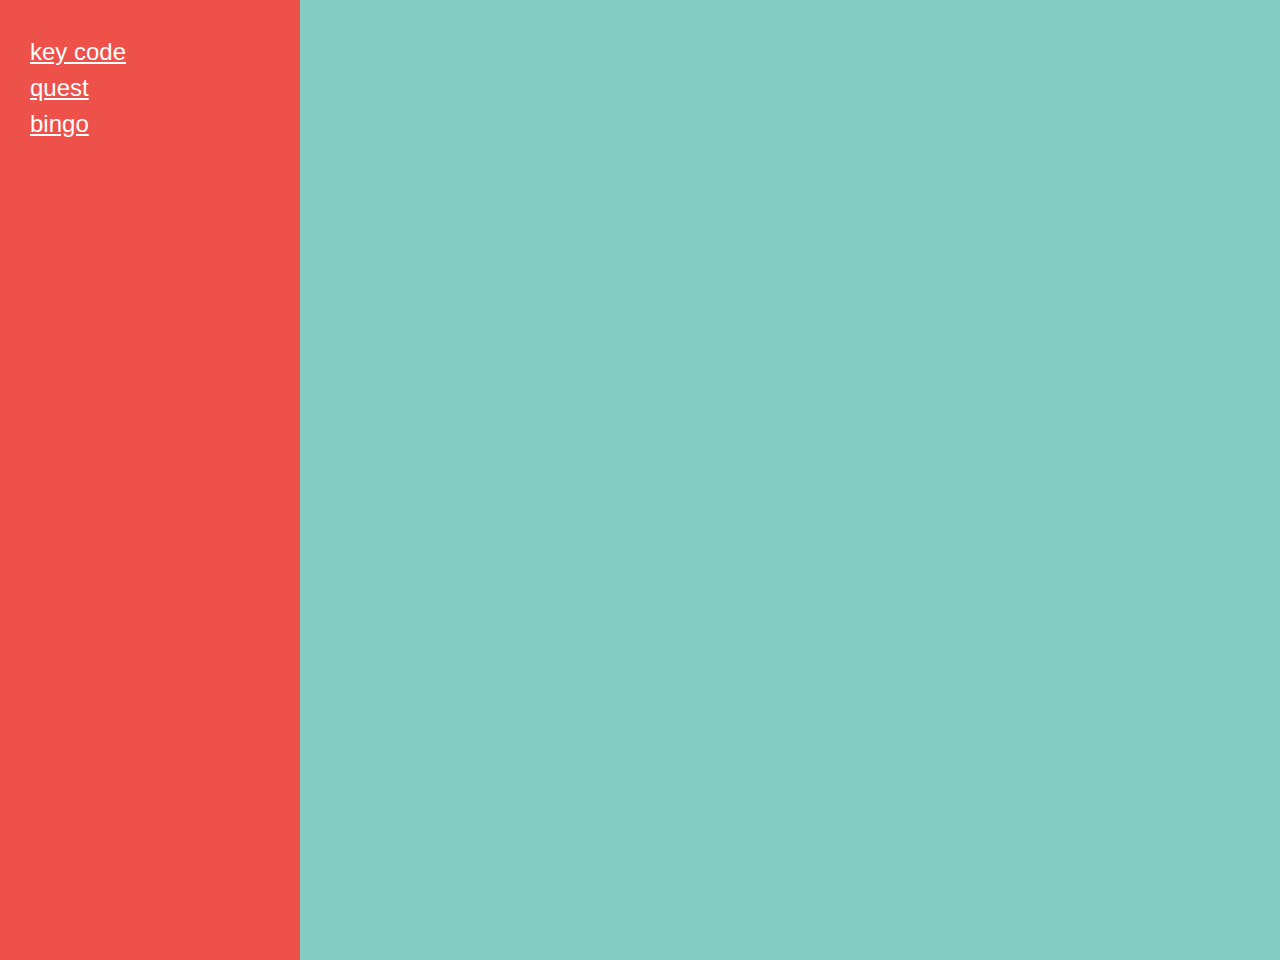
<file: index.html>
<!DOCTYPE html>
<html lang="en">
	<head>
		<meta charset="utf-8">

		<!-- Always force latest IE rendering engine (even in intranet) & Chrome Frame
		Remove this if you use the .htaccess -->
		<meta http-equiv="X-UA-Compatible" content="IE=edge,chrome=1">

		<title>index</title>
		<meta name="description" content="">
		<meta name="author" content="Saxo">

		<meta name="viewport" content="width=device-width; initial-scale=1.0">

		<!-- Replace favicon.ico & apple-touch-icon.png in the root of your domain and delete these references -->
		<link rel="shortcut icon" href="/favicon.ico">
		<link rel="apple-touch-icon" href="/apple-touch-icon.png">

		<link rel="stylesheet" href="main.css"/>
	</head>

	<body>
		<div class="leftcol">
			<a href="/keycode/keycode.html" class="leftcol__link">key code</a>
			<a href="/quest/quest.html" class="leftcol__link">quest</a>
			<a href="/bingo/bingo.html" class="leftcol__link">bingo</a>
		</div>
		<div>
		</div>
	</body>
</html>
</file>
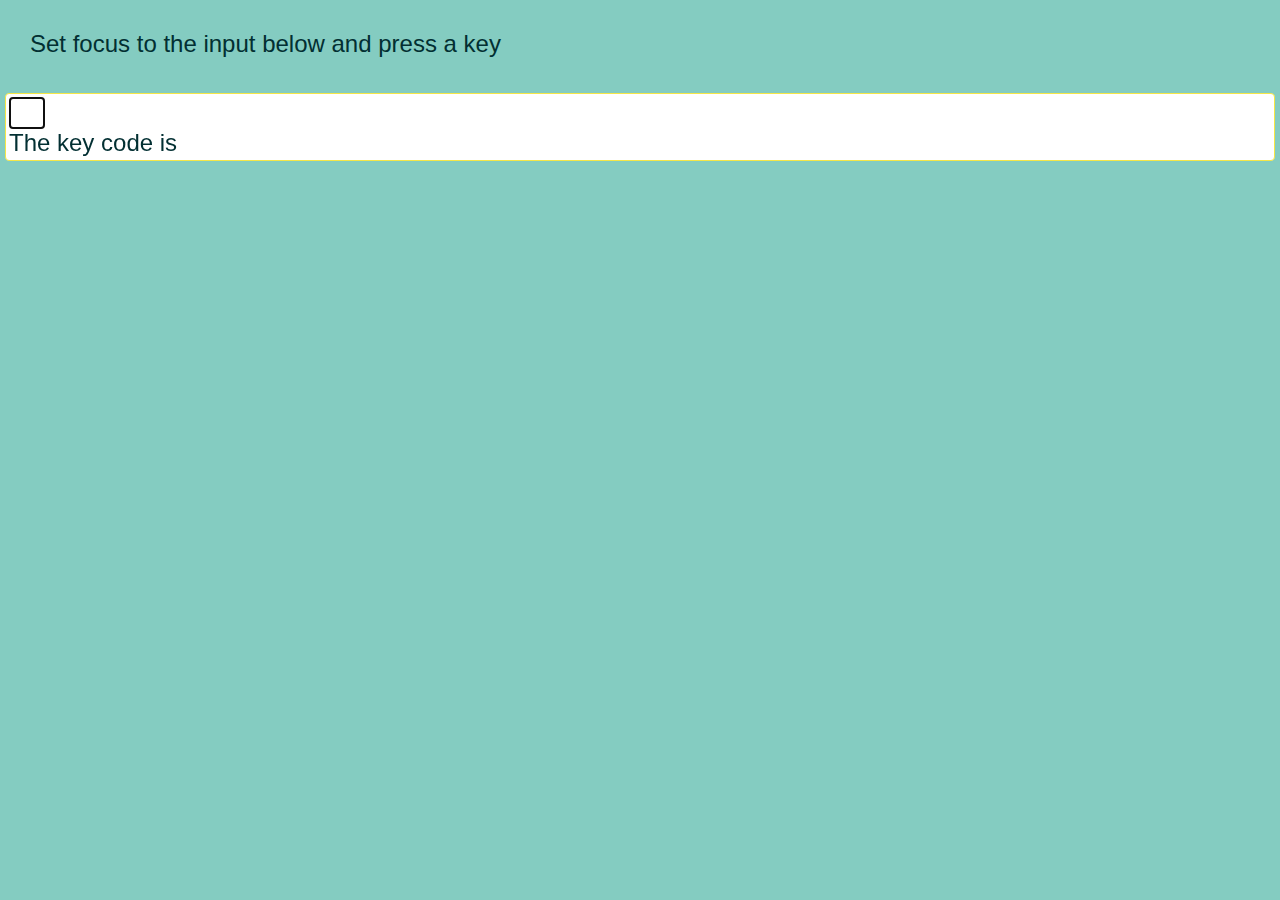
<file: keycode.html>
<!DOCTYPE html>
<html lang="en">
	<head>
		<meta charset="utf-8">

		<!-- Always force latest IE rendering engine (even in intranet) & Chrome Frame
		Remove this if you use the .htaccess -->
		<meta http-equiv="X-UA-Compatible" content="IE=edge,chrome=1">

		<title>keycode</title>
		<meta name="description" content="">
		<meta name="author" content="Saxo">

		<link rel="stylesheet" href="main.css"/>

		<style type="text/css">
			.inp {
				width: 30px;
				border: #68E813 1px solid;
				border-radius: 2px;
			}

			.container {
				margin: 5px;
				padding: 3px;
				border: #F5E647 1px solid;
				border-radius: 4px;
				background: #fff;
			}
		</style>
	</head>

	<body>
		<header>Set focus to the input below and press a key</header>
		<div class="container">
			<input type="text" class="inp">
			<div>
				The key code is <span class="out"></span>
			</div>
		</div>

		<script type="text/javascript">
			window.onload = function() {
				var   input = document.getElementsByClassName("inp")[0]
					, output = document.getElementsByClassName('out')[0]
					;

					input.bind('keydown', function (evt) {
						if (evt.keyCode == 18) {
							evt.preventDefault();
						}
						// clear value
						input.value = '';
						output.innerHTML = evt.keyCode;
					});

					input.focus();
			};

			Object.prototype.bind = function(event, handler) {
				if (this['attachEvent']) {
					return this.attachEvent.apply(this, ['on'+event, handler]);
				}
				else {
					return this.addEventListener.apply(this, [event, handler]);
				}
			};
		</script>
	</body>
</html>
</file>
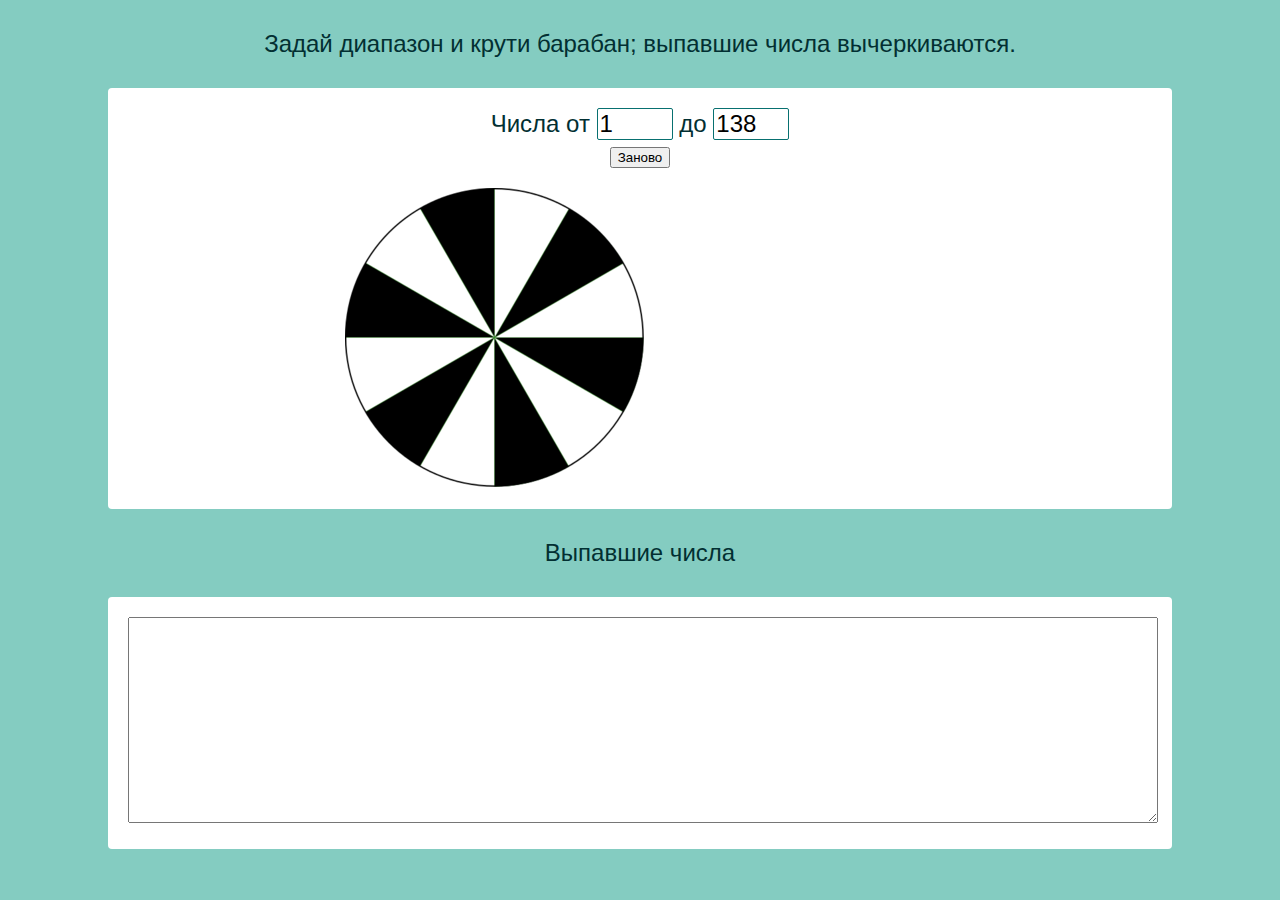
<file: bingo/bingo.html>
<!DOCTYPE html>
<html lang="en">
	<head>
		<meta charset="utf-8">

		<!-- Always force latest IE rendering engine (even in intranet) & Chrome Frame
		Remove this if you use the .htaccess -->
		<meta http-equiv="X-UA-Compatible" content="IE=edge,chrome=1">

		<title>Bingo</title>
		<meta name="description" content="">
		<meta name="author" content="Vladimir Demidov">

		<link rel="stylesheet" href="/main.css"/>
		<link rel="stylesheet" href="/bingo/bingo.css"/>

	</head>

	<body>
		<!-- <div class="leftcol">
			<a href="/index.html" class="leftcol__link">main</a>
		</div> -->
		<div class="content-wrapper">
			<header>Задай диапазон и крути барабан; выпавшие числа вычеркиваются.</header>
			<div class="content">
				<div>
					<span>Числа от</span>
					<input type="text" class="js-from" value="1">
					<span>до</span>
					<input type="text" class="js-to" value="138">
				</div>
				<div>
					<button class="js-reset">Заново</button>
				</div>
				<div class="table">
					<div class="bingobox js-bingobox"></div>
					<div class="result js-result">
						<div class="result__text js-result-num">
						</div>
					</div>
				</div>
			</div>
			<header>Выпавшие числа</header>
			<div class="content">
				<textarea class="results-box js-results"></textarea>
			</div>
		</div>

		<script type="text/javascript" src="/bingo/bingo.js"></script>
	</body>
</html>
</file>
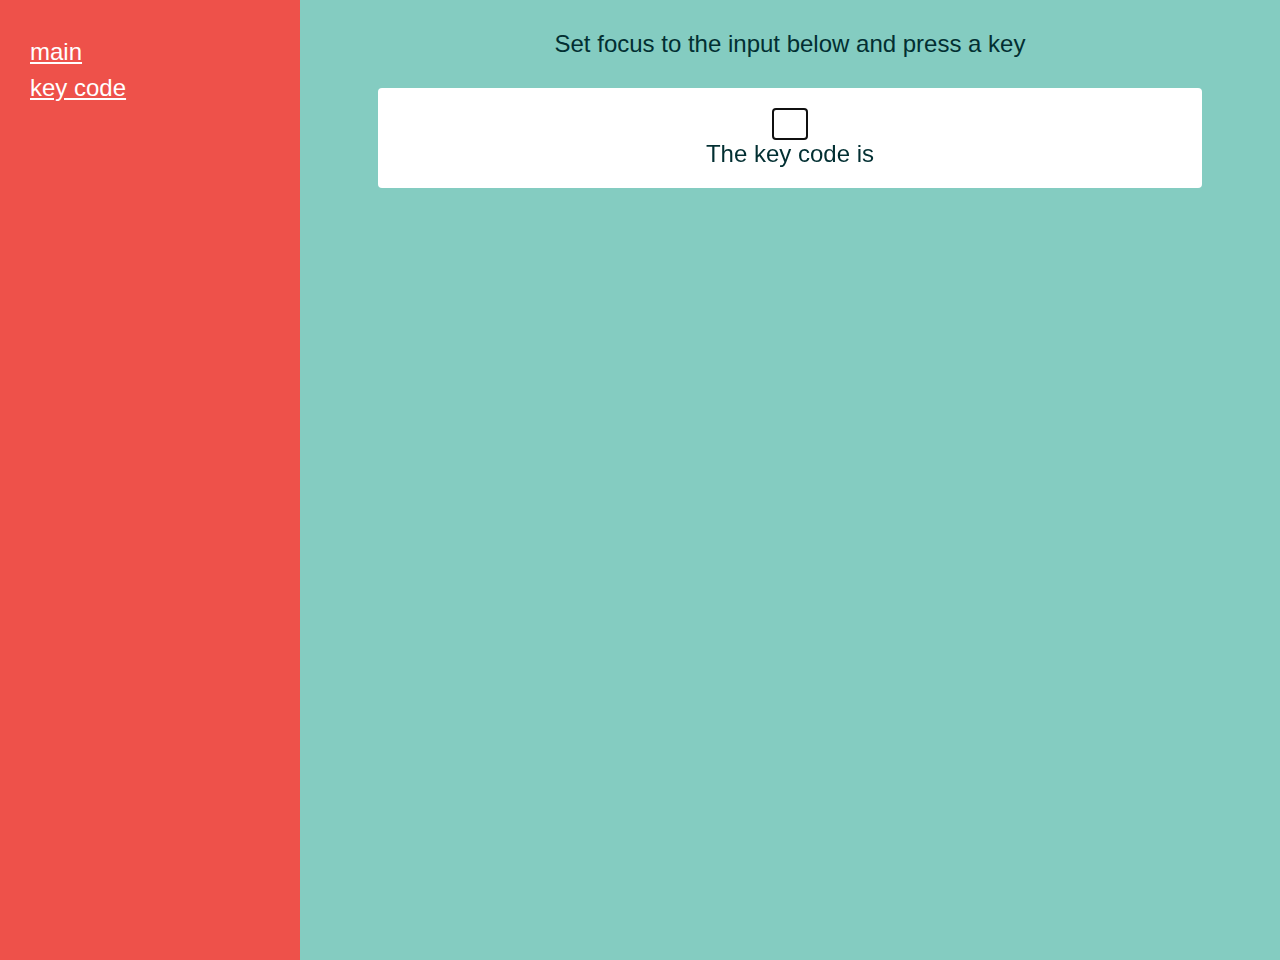
<file: keycode/keycode.html>
<!DOCTYPE html>
<html lang="en">
	<head>
		<meta charset="utf-8">

		<!-- Always force latest IE rendering engine (even in intranet) & Chrome Frame
		Remove this if you use the .htaccess -->
		<meta http-equiv="X-UA-Compatible" content="IE=edge,chrome=1">

		<title>keycode</title>
		<meta name="description" content="">
		<meta name="author" content="Saxo">

		<link rel="stylesheet" href="../main.css"/>

	</head>

	<body>
		<div class="leftcol">
			<a href="/index.html" class="leftcol__link">main</a>
			<a href="/keycode/keycode.html" class="leftcol__link">key code</a>
		</div>
		<div class="content-wrapper">
			<header>Set focus to the input below and press a key</header>
			<div class="content">
				<input type="text" class="js-input">
				<div>
					The key code is <span class="js-output"></span>
				</div>
			</div>
		</div>

		<script type="text/javascript">
			window.onload = function() {
				var   input = document.getElementsByClassName("js-input")[0]
					, output = document.getElementsByClassName('js-output')[0]
					;

					input.bind('keydown', function (evt) {
						if (evt.keyCode == 18) {
							evt.preventDefault();
						}
						// clear value
						input.value = '';
						output.innerHTML = evt.keyCode;
					});

					input.focus();
			};

			Object.prototype.bind = function(event, handler) {
				if (this['attachEvent']) {
					return this.attachEvent.apply(this, ['on'+event, handler]);
				}
				else {
					return this.addEventListener.apply(this, [event, handler]);
				}
			};
		</script>
	</body>
</html>
</file>
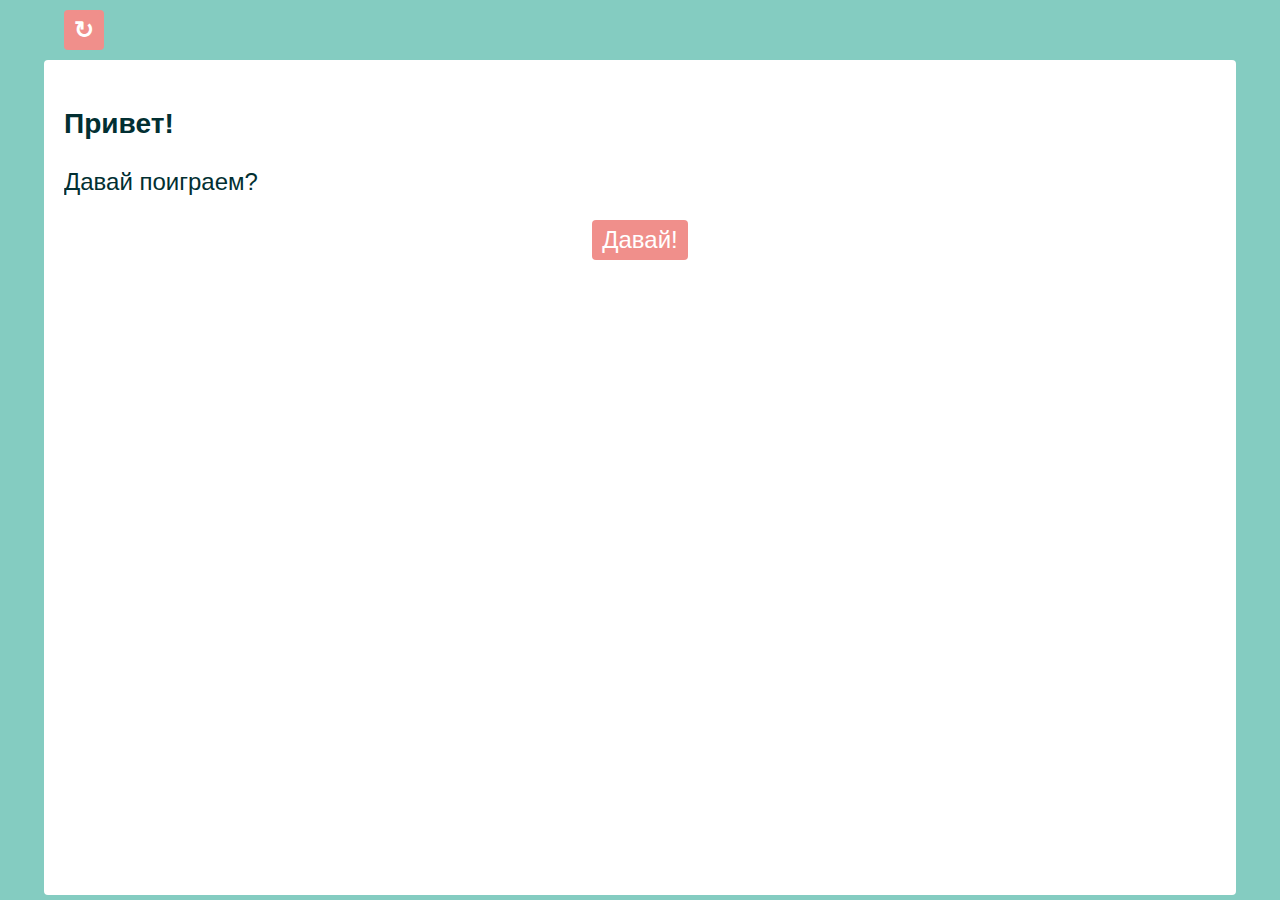
<file: quest/quest.html>
<!DOCTYPE html>
<html lang="en">
	<head>
		<meta charset="utf-8">

		<!-- Always force latest IE rendering engine (even in intranet) & Chrome Frame
		Remove this if you use the .htaccess -->
		<meta http-equiv="X-UA-Compatible" content="IE=edge,chrome=1">

		<title>Quest</title>
		<meta name="description" content="">
		<meta name="author" content="Saxo">

		<script type="text/javascript" src="//code.jquery.com/jquery-1.9.1.js"></script>

		<link rel="stylesheet" href="../main.css"/>
		<link rel="stylesheet" href="quest.css"/>

	</head>

	<body>
		<div class="head">
			<btn class="btn_main js-restart"><b>&#8635;</b></btn>
		</div>
		<div class="content">
			<div id="step-0" class="step">
				<h3>
					Привет!
				</h3>
				<p>
					Давай поиграем?
				</p>
				<div class="box-center">
					<btn class="btn_main js-go">Давай!</btn>
				</div>
			</div>

			<div id="step-1" class="step">
				<p>
					Отлично! Тогда выбери цвет
				</p>
				<div class="box-center">
					<div class="card js-card pink" data-color="pink"></div>
					<div class="card js-card blue" data-color="blue"></div>
					<div class="card js-card yellow" data-color="yellow"></div>
				</div>
			</div>

			<div id="step-2" class="step">
				<p>
					Это было легко! Теперь задача посложнее. Запомни эту картинку:
				</p>
				<div class="box-center">
					<div class="card">
						<div class="image" style="background-image: url('/quest/images/1.jpg')"></div>
					</div>
				</div>
				<div class="box-center">
					<btn class="btn_main js-go">Угу</btn>
				</div>
			</div>

			<div id="step-3" class="step">
				<p>
					А теперь найди её
				</p>
				<div class="box-center">
					<div class="card">
						<div class="image js-image" style="background-image: url('/quest/images/1.jpg')"></div>
					</div>
					<div class="card">
						<div class="image js-image" style="background-image: url('/quest/images/2.jpg')"></div>
					</div>
					<div class="card">
						<div class="image js-image" style="background-image: url('/quest/images/3.jpg')"></div>
					</div>
					<div class="card">
						<div class="image js-image" style="background-image: url('/quest/images/4.jpg')"></div>
					</div>
				</div>
				<div class="js-success" style="display: none;">
					<p>
						Правильно!
					</p>
					<div class="box-center">
						<btn class="btn_main js-go">Дальше</btn>
					</div>
				</div>
			</div>

			<div id="step-4" class="step">
				<p>
					А если усложнить, найдешь?
				</p>
				<div class="box-center">
					<div class="card">
						<div class="image js-image" style="background-image: url('/quest/images/1.jpg')"></div>
					</div>
					<div class="card">
						<div class="image js-image" style="background-image: url('/quest/images/1.jpg')"></div>
					</div>
					<div class="card">
						<div class="image js-image" style="background-image: url('/quest/images/1.jpg')"></div>
					</div>
					<div class="card">
						<div class="image js-image" style="background-image: url('/quest/images/1.jpg')"></div>
					</div>
				</div>
				<div class="js-success" style="display: none;">
					<p>
						Вот это да!
					</p>
					<div class="box-center">
						<btn class="btn_main js-go">Да!</btn>
					</div>
				</div>
			</div>

			<div id="step-5" class="step">
				<p>
					У тебя отличное зрение! Теперь обратимся к аналитическому отделу мозга. Выбери правильный ответ.
				</p>
				<div class="box-center js-info">
					<btn class="btn_main js-go">Окей, где вопросы?</btn>
				</div>
				<div class="js-content" style="display:none;">
					<p class="js-question"></p>
					<div class="js-answers"></div>
				</div>
			</div>

			<div id="step-6" class="step">
				<p>
					Тебя не остановить! Ну, выходим на финишную прямую
				</p>
				<div class="box-center">
					<btn class="btn_main js-go">Наконец-то!</btn>
				</div>
			</div>

			<div id="step-7" class="step">
				<p>
					Какой цвет не был выбран в самом начале?
				</p>
				<div class="box-center js-content">
				</div>
			</div>

			<div id="step-8" class="step">
				<p>
					Ну вот и всё! Просто убери этот черный квадрат и квест пройден!
				</p>
				<div class="box-center">
					<div>
						<span class="js-lamp lamp"></span>
						<span class="js-lamp lamp"></span>
						<span class="js-lamp lamp"></span>
						<span class="js-lamp lamp"></span>
						<span class="js-lamp lamp"></span>
					</div>
					<div class="js-blackbox bigbox black">
						<btn class="btn_main js-go" style="margin-top: 170px; display:none;">Победа!</btn>
					</div>
				</div>
			</div>

			<div id="step-9" class="step box-center">
				<h3>
					Поздравляю с 8 марта! Люблю, целую, обнимаю!
				</h3>
				<p>
					<img src="/quest/images/final.jpg">	
				</p>
			</div>
		</div>

		<script type="text/javascript" src="quest.js"></script>
	</body>
</html>
</file>
<file: main.css>
html, body {
	padding: 0;
	margin: 0;
	height: 100%;
	background-color: #84ccc1;
	font-family: Verdana, Tahoma, sans-serif;
	font-size: 24px;
	color: #022f32;
}


a:hover {
	text-decoration: none;
}

header {
	padding: 30px;
}

input {
	border: #087070 1px solid;
	border-radius: 2px;
	font-size: 24px;
	width: 30px;
}

.leftcol {
	float:left;
	width: 240px;
	height: 100%;
	padding: 30px;
	background-color: #ee514a;
	color: #fff;
}

	.leftcol__link {
		color: #fff;
		display: block;
		margin: 8px 0;
}

.content-wrapper {
	padding-left: 300px;
	text-align: center;
}

.content {
	width: 80%;
	margin: auto;
	background-color: #fff;
	border-radius: 4px;
	padding: 20px;
}
</file>
<file: bingo/bingo.css>
input {
	width: 70px;
}

.content-wrapper {
	padding-left: 0;
}

.table {
	display: table;
	margin: 20px auto 0;
	border-spacing: 40px 0;
}

.bingobox {
	display: table-cell;
	width: 299px;
	height: 299px;
	background-image: url("/bingo/circle.png");
	background-repeat: no-repeat;
	cursor: pointer;
	transform: rotate(0deg);
	transition: transform 1s ease-out;
}

.bingobox_active {
	transform: rotate(360deg);
}

.result {
	display: table-cell;
	width: 250px;
	height: 299px;
	border: 1px solid #d9daa6;
	background-color: #feffda;
	vertical-align: middle;
	opacity: 0;
}
.result_on {
	opacity: 1;
	transition: opacity 0.3s linear;
}

.result__text {
	font-size: 4rem;
}

.results-box {
	width: 100%;
	height: 200px;
}
</file>
<file: quest/quest.css>
/* кнопки */
.btn_main {
	display: inline-block;
	background-color: #F08F8B;
	padding: 6px 10px;
	border-radius: 4px;
	color: #fff;
	cursor: pointer;
}
.pink .btn_main {
	background-color: #8B9FF0;
}

/* обертка */
.head {
	margin: auto;
	width: 90%;
	padding: 10px 20px;
}

.content {
	width: 90%;
	user-select: none;
	-webkit-user-select: none;
	-moz-user-select: none;
}

.step {
	display: none;
}

.box-center {
	text-align: center;
}

.card {
	cursor: pointer;
	display: inline-block;
	width: 225px;
	height: 225px;
	border-radius: 3px;
	overflow: hidden;
	margin: 4px;
}

.pink {
	background-color: #f49ac1;
}

.blue {
	background-color: #00bff3;
}

.yellow {
	background-color: #fff799;
}

.red {
	background-color: #e32a2a;
}

.brown {
	background-color: #83531e;
}

.green {
	background-color: #99c45a;
}

.orange {
	background-color: #e18c44;
}


.image {
	width: 100%;
	height: 100%;
	background-position: center center; 
	background-repeat: no-repeat;
}

.active {
	cursor: pointer;
}

.lamp {
	display: inline-block;
	cursor: pointer;
	width: 24px;
	height: 24px;
	border-radius: 12px;
	background-color: #F48989;
	margin: 10px;
}

.lamp_on {
	background-color: #B0F489;
}

.bigbox {
	display: inline-block;
	position: relative;
	width: 400px;
	height: 400px;
	border-radius: 3px;
	cursor: pointer;
}

.black {
	background-color: #000;
}
</file>
